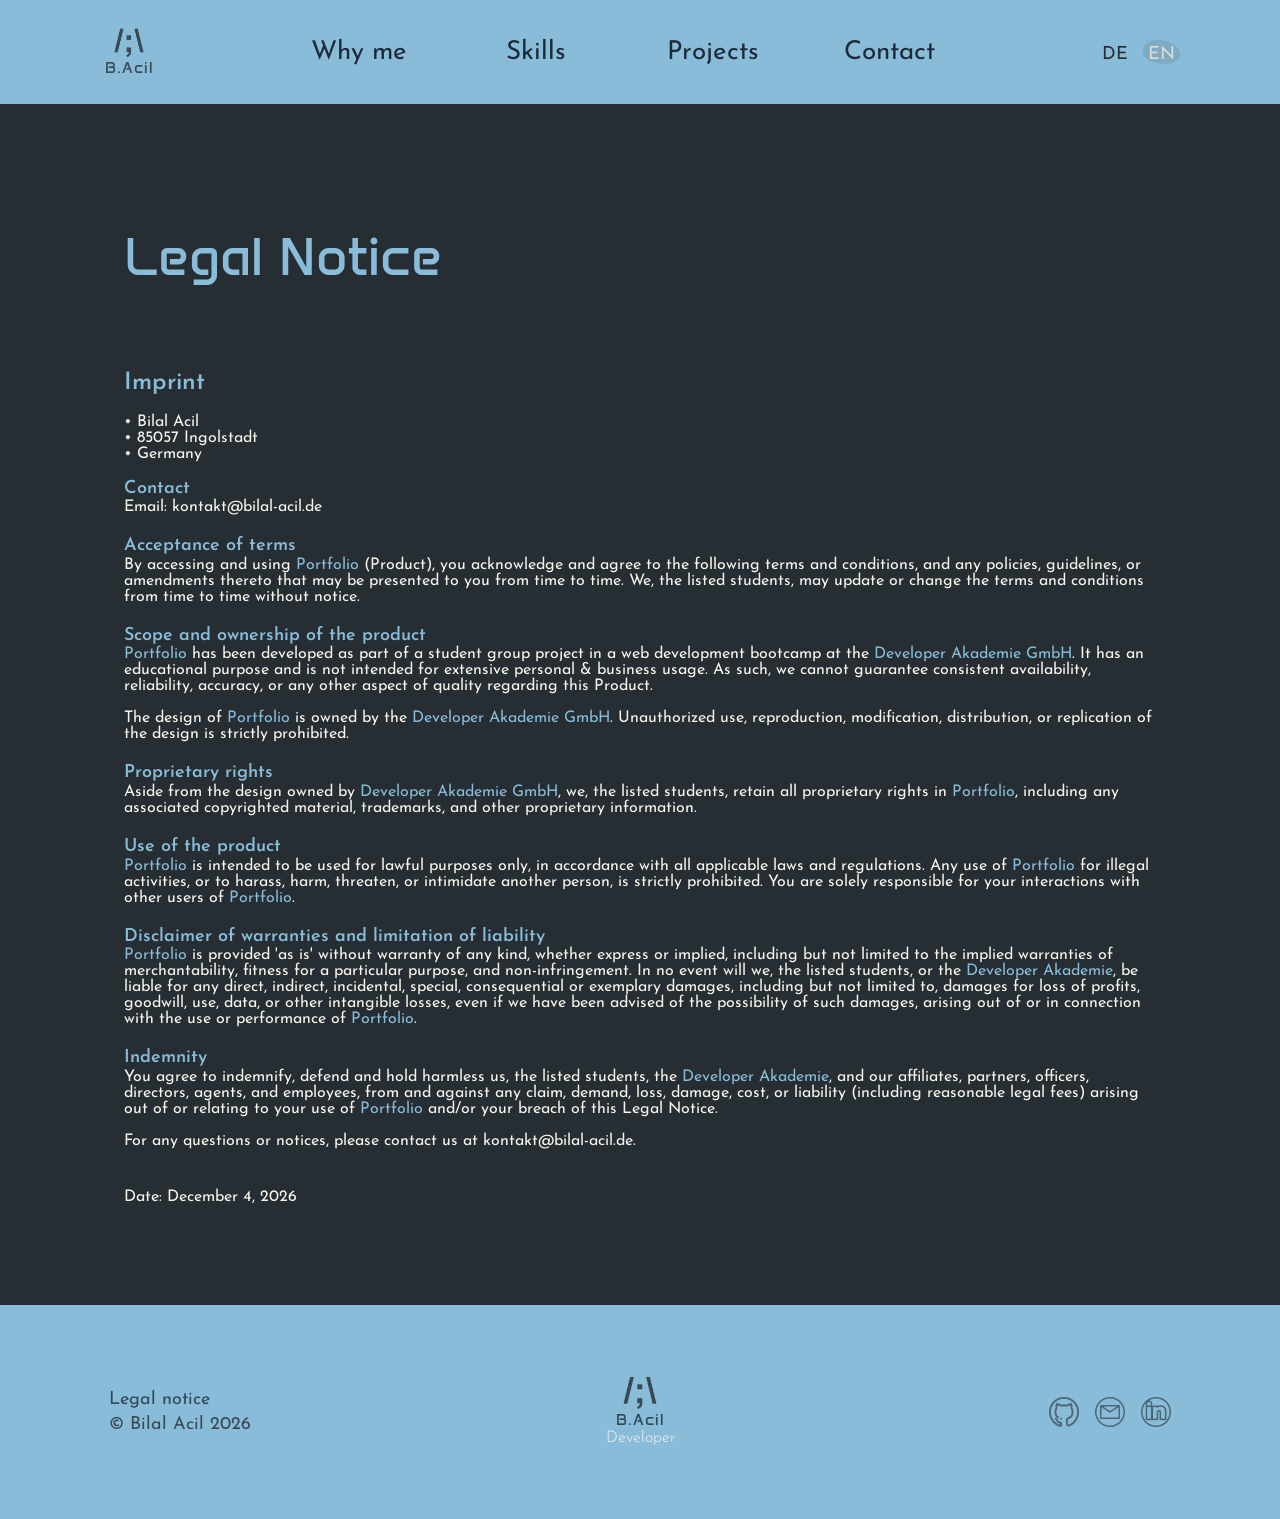
<file: legal_notice/index.html>
<!DOCTYPE html>
<html lang="en" data-lang="en" translate="no">

<head>
  <meta charset="UTF-8">
  <meta name="viewport" content="width=device-width, initial-scale=1.0">
  <title data-de="Impressum – Bilal Acil" data-en="Legal Notice – Bilal Acil">Legal Notice – Bilal Acil</title>
  <link rel="icon" type="image/png" href="../assets/images/Bilal_Acil_Titel.png">
  <link rel="stylesheet" href="../css/base.css">
  <link rel="stylesheet" href="../css/navbar.css">
  <link rel="stylesheet" href="../css/contact.css">
  <link rel="stylesheet" href="../css/footer.css">
  <link rel="stylesheet" href="../css/legal.css">
  <link rel="stylesheet" href="../css/privacy.css">
  <link rel="stylesheet" href="../css/doc-page.css">
  <link rel="stylesheet" href="../css/responsive-1000.css">
  <link rel="stylesheet" href="../css/responsive-700.css">
  <link rel="stylesheet" href="../css/responsive-500.css">
  <link
    href="https://fonts.googleapis.com/css2?family=Orbitron:wght@400;600;700;900&family=Rajdhani:wght@300;400;500;600;700&display=swap"
    rel="stylesheet">
  <link rel="stylesheet" href="https://cdnjs.cloudflare.com/ajax/libs/font-awesome/6.5.0/css/all.min.css">
</head>

<body>
  <nav class="navbar">
    <div class="nav-container">
      <a class="nav-logo" id="nav-logo" href="/">
        <span class="nav-logo-icon"><img src="../assets/images/Bilal_Logo_3.png" alt=""></span>
        <span class="nav-logo-text">B.Acil</span>
      </a>
      <ul class="nav-links">
        <li><a href="/#why-me" data-de="Über mich" data-en="Why me"></a></li>
        <li><a href="/#skills" data-de="Skills" data-en="Skills"></a></li>
        <li><a href="/#projects" data-de="Projekte" data-en="Projects"></a></li>
        <li><a href="/#contact" data-de="Kontakt" data-en="Contact"></a></li>
      </ul>
      <div class="lang-switcher">
        <button class="lang-btn" id="lang-de"><div>DE</div></button>
        <button class="lang-btn active" id="lang-en"><div>EN</div></button>
      </div>
      <button class="burger-btn" id="burger-btn" aria-label="Menu" aria-expanded="false">
        <span></span>
        <span></span>
        <span></span>
      </button>
    </div>
  </nav>

  <div class="mobile-menu" id="mobile-menu">
    <div class="ellipse-div">
      <ul class="mobile-nav-links">
        <li><a href="/#why-me" data-de="Über mich" data-en="Why me"></a></li>
        <li><a href="/#skills" data-de="Skills" data-en="Skills"></a></li>
        <li><a href="/#projects" data-de="Projekte" data-en="Projects"></a></li>
        <li><a href="/#contact" data-de="Kontakt" data-en="Contact"></a></li>
      </ul>
      <div class="mobile-lang-switcher">
        <button class="lang-btn" id="mobile-lang-de"><div>DE</div></button>
        <button class="lang-btn" id="mobile-lang-en"><div>EN</div></button>
      </div>
    </div>
  </div>

  <main class="doc-main">
    <section class="legal-notice active">
      <div class="legal-notice-container">
        <a href="/" class="legal-back" aria-label="Back"><img src="../assets/icons/Back.png" alt="Back"></a>
        <h2 class="legal-heading" data-de="Impressum" data-en="Legal Notice"></h2>

        <div class="legal-section">
          <div class="poin-container">
            <h5 class="imprint" data-de="Angaben gemäß § 5 TMG" data-en="Imprint"></h5><br>
            <p>• Bilal Acil<br>• 85057 Ingolstadt<br>
            <p data-de="• Deutschland" data-en="• Germany"></p>
            </p><br>
            <h5 class="imprint-points" data-de="Kontakt" data-en="Contact"></h5>
            <p>Email: <a href="mailto:kontakt@bilal-acil.de">kontakt@bilal-acil.de</a></p>
          </div>

          <div class="poin-container">
            <h5 class="imprint-points" data-de="Nutzungsbedingungen" data-en="Acceptance of terms"></h5>
            <p data-de="Durch den Zugriff auf und die Nutzung von <span class=&quot;legal-highlight&quot;>Portfolio</span> (Produkt) erkennst du die folgenden Nutzungsbedingungen sowie alle Richtlinien, Leitlinien oder Änderungen daran an, die dir von Zeit zu Zeit vorgelegt werden können. Wir, die aufgeführten Studierenden, können die Nutzungsbedingungen jederzeit ohne vorherige Ankündigung aktualisieren oder ändern."
              data-en="By accessing and using <span class=&quot;legal-highlight&quot;>Portfolio</span> (Product), you acknowledge and agree to the following terms and conditions, and any policies, guidelines, or amendments thereto that may be presented to you from time to time. We, the listed students, may update or change the terms and conditions from time to time without notice.">
            </p>
          </div>

          <div class="poin-container">
            <h5 class="imprint-points" data-de="Umfang und Eigentum am Produkt" data-en="Scope and ownership of the product"></h5>
            <p data-de="<span class=&quot;legal-highlight&quot;>Portfolio</span> wurde im Rahmen eines Studentengruppenprojekts in einem Webentwicklungs-Bootcamp bei der <span class=&quot;legal-highlight&quot;>Developer Akademie GmbH</span> entwickelt. Es hat einen Bildungszweck und ist nicht für den umfangreichen persönlichen oder geschäftlichen Einsatz vorgesehen. Daher können wir keine konsistente Verfügbarkeit, Zuverlässigkeit, Genauigkeit oder andere Qualitätsaspekte dieses Produkts garantieren."
              data-en="<span class=&quot;legal-highlight&quot;>Portfolio</span> has been developed as part of a student group project in a web development bootcamp at the <span class=&quot;legal-highlight&quot;>Developer Akademie GmbH</span>. It has an educational purpose and is not intended for extensive personal &amp; business usage. As such, we cannot guarantee consistent availability, reliability, accuracy, or any other aspect of quality regarding this Product.">
            </p><br>
            <p data-de="Das Design von <span class=&quot;legal-highlight&quot;>Portfolio</span> ist Eigentum der <span class=&quot;legal-highlight&quot;>Developer Akademie GmbH</span>. Unbefugte Nutzung, Vervielfältigung, Änderung, Verbreitung oder Nachahmung des Designs ist ausdrücklich untersagt."
              data-en="The design of <span class=&quot;legal-highlight&quot;>Portfolio</span> is owned by the <span class=&quot;legal-highlight&quot;>Developer Akademie GmbH</span>. Unauthorized use, reproduction, modification, distribution, or replication of the design is strictly prohibited.">
            </p>
          </div>

          <div class="poin-container">
            <h5 class="imprint-points" data-de="Eigentumsrechte" data-en="Proprietary rights"></h5>
            <p data-de="Abgesehen von dem Design, das der <span class=&quot;legal-highlight&quot;>Developer Akademie GmbH</span> gehört, behalten wir, die aufgeführten Studierenden, alle Eigentumsrechte an <span class=&quot;legal-highlight&quot;>Portfolio</span>, einschließlich aller damit verbundenen urheberrechtlich geschützten Materialien, Marken und sonstiger eigentumsrechtlicher Informationen."
              data-en="Aside from the design owned by <span class=&quot;legal-highlight&quot;>Developer Akademie GmbH</span>, we, the listed students, retain all proprietary rights in <span class=&quot;legal-highlight&quot;>Portfolio</span>, including any associated copyrighted material, trademarks, and other proprietary information.">
            </p>
          </div>

          <div class="poin-container">
            <h5 class="imprint-points" data-de="Nutzung des Produkts" data-en="Use of the product"></h5>
            <p data-de="<span class=&quot;legal-highlight&quot;>Portfolio</span> ist ausschließlich für rechtmäßige Zwecke bestimmt, in Übereinstimmung mit allen geltenden Gesetzen und Vorschriften. Jede Nutzung von <span class=&quot;legal-highlight&quot;>Portfolio</span> für illegale Aktivitäten oder zur Belästigung, Schädigung, Bedrohung oder Einschüchterung einer anderen Person ist ausdrücklich verboten. Du bist allein verantwortlich für deine Interaktionen mit anderen Nutzern von <span class=&quot;legal-highlight&quot;>Portfolio</span>."
              data-en="<span class=&quot;legal-highlight&quot;>Portfolio</span> is intended to be used for lawful purposes only, in accordance with all applicable laws and regulations. Any use of <span class=&quot;legal-highlight&quot;>Portfolio</span> for illegal activities, or to harass, harm, threaten, or intimidate another person, is strictly prohibited. You are solely responsible for your interactions with other users of <span class=&quot;legal-highlight&quot;>Portfolio</span>.">
            </p>
          </div>

          <div class="poin-container">
            <h5 class="imprint-points" data-de="Haftungsausschluss und Haftungsbeschränkung" data-en="Disclaimer of warranties and limitation of liability"></h5>
            <p data-de="<span class=&quot;legal-highlight&quot;>Portfolio</span> wird ohne jegliche ausdrückliche oder stillschweigende Garantie bereitgestellt, einschließlich, aber nicht beschränkt auf stillschweigende Garantien der Marktgängigkeit, Eignung für einen bestimmten Zweck und Nichtverletzung. In keinem Fall haften wir, die aufgeführten Studierenden, oder die <span class=&quot;legal-highlight&quot;>Developer Akademie</span> für direkte, indirekte, zufällige, besondere oder Folgeschäden, einschließlich Gewinnverlust, Datenverlust oder andere immaterielle Verluste, selbst wenn auf die Möglichkeit solcher Schäden hingewiesen wurde."
              data-en="<span class=&quot;legal-highlight&quot;>Portfolio</span> is provided 'as is' without warranty of any kind, whether express or implied, including but not limited to the implied warranties of merchantability, fitness for a particular purpose, and non-infringement. In no event will we, the listed students, or the <span class=&quot;legal-highlight&quot;>Developer Akademie</span>, be liable for any direct, indirect, incidental, special, consequential or exemplary damages, including but not limited to, damages for loss of profits, goodwill, use, data, or other intangible losses, even if we have been advised of the possibility of such damages, arising out of or in connection with the use or performance of <span class=&quot;legal-highlight&quot;>Portfolio</span>.">
            </p>
          </div>

          <div class="poin-container">
            <h5 class="imprint-points" data-de="Freistellung" data-en="Indemnity"></h5>
            <p data-de="Du stimmst zu, uns, die aufgeführten Studierenden, die <span class=&quot;legal-highlight&quot;>Developer Akademie</span> sowie unsere verbundenen Unternehmen, Partner und Mitarbeiter zu entschädigen und schadlos zu halten gegen jegliche Ansprüche, Forderungen, Verluste, Schäden oder Kosten (einschließlich Anwaltsgebühren), die sich aus deiner Nutzung von <span class=&quot;legal-highlight&quot;>Portfolio</span> und/oder deinem Verstoß gegen diesen Legal Notice ergeben."
              data-en="You agree to indemnify, defend and hold harmless us, the listed students, the <span class=&quot;legal-highlight&quot;>Developer Akademie</span>, and our affiliates, partners, officers, directors, agents, and employees, from and against any claim, demand, loss, damage, cost, or liability (including reasonable legal fees) arising out of or relating to your use of <span class=&quot;legal-highlight&quot;>Portfolio</span> and/or your breach of this Legal Notice.">
            </p><br>
            <p data-de="Für Fragen oder Hinweise kontaktiere uns bitte unter <a href=&quot;mailto:kontakt@bilal-acil.de&quot;>kontakt@bilal-acil.de</a>."
              data-en="For any questions or notices, please contact us at <a href=&quot;mailto:kontakt@bilal-acil.de&quot;>kontakt@bilal-acil.de</a>.">
            </p>
            <p class="legal-date">
              <span style="color: var(--white);" data-de="Datum: " data-en="Date: "></span><span style="color: var(--white);" id="legal-date"></span>
            </p>
          </div>
        </div>
      </div>
    </section>
  </main>

  <div class="arrow-up-mobile-container">
    <div class="arrow-up" onclick="window.scrollTo({ top: 0, behavior: 'smooth' })">
      <img src="../assets/icons/Arrow Up.png" alt="Arrow Up">
    </div>
  </div>

  <footer>
    <div class="footer-container">
      <div class="footer-left">
        <a href="/legal_notice/" class="footer-legal" data-de="Impressum" data-en="Legal notice"></a>
        <span class="footer-copy">© Bilal Acil 2026</span>
      </div>
      <div class="footer-center">
        <img src="../assets/images/Bilal_Logo_3.png" alt="B.Acil Logo" class="footer-logo">
        <span class="footer-name">B.Acil</span>
        <span class="footer-role" data-de="Developer" data-en="Developer"></span>
      </div>
      <div class="footer-right">
        <a href="https://github.com/BilalAcil" target="_blank" class="footer-icon" aria-label="GitHub">
          <div class="footer-github">
            <picture>
              <source media="(max-width: 500px)" srcset="../assets/icons/Github-mobile.png">
              <img src="../assets/icons/footer-github.png" data-hover="../assets/icons/footer-github-hover.png" alt="GitHub">
            </picture>
          </div>
        </a>
        <a href="mailto:kontakt@bilal-acil.de" class="footer-icon" aria-label="Email">
          <div class="footer-mail">
            <picture>
              <source media="(max-width: 500px)" srcset="../assets/icons/Email-mobile.png">
              <img src="../assets/icons/footer-Mail.png" data-hover="../assets/icons/Email button-hover.png" alt="Email">
            </picture>
          </div>
        </a>
        <a href="https://www.linkedin.com/in/bilal-acil" target="_blank" class="footer-icon" aria-label="LinkedIn">
          <div class="footer-linkedin">
            <picture>
              <source media="(max-width: 500px)" srcset="../assets/icons/Linkedin-mobile.png">
              <img src="../assets/icons/footer-linkedin.png" data-hover="../assets/icons/footer-linkedin-hover.png" alt="LinkedIn">
            </picture>
          </div>
        </a>
      </div>
    </div>
  </footer>

  <script src="../js/lang.js"></script>
  <script src="../js/doc-page.js"></script>
</body>

</html>
</file>
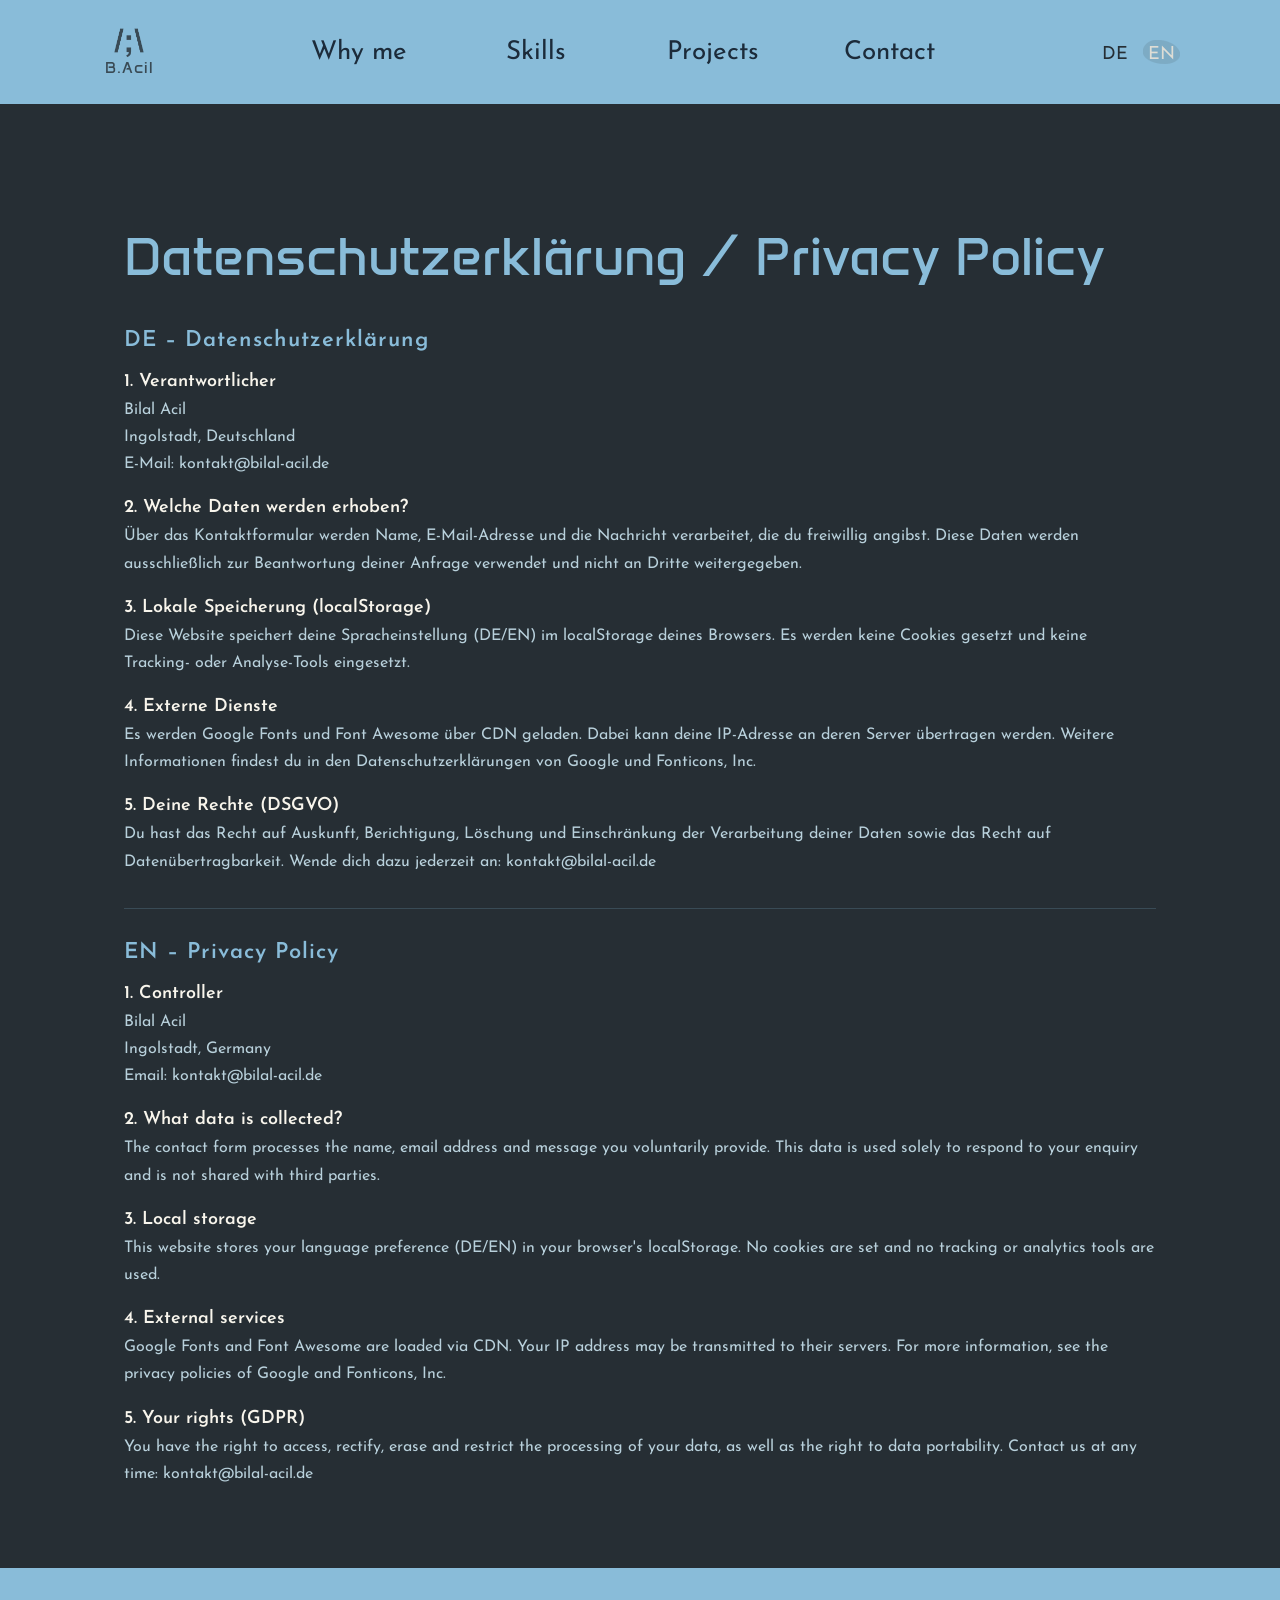
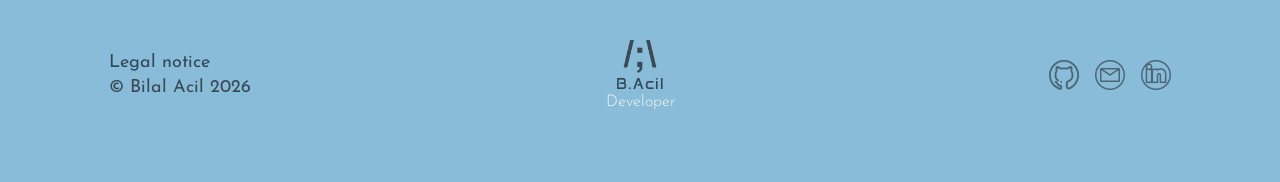
<file: privacy_policy/index.html>
<!DOCTYPE html>
<html lang="en" data-lang="en" translate="no">

<head>
  <meta charset="UTF-8">
  <meta name="viewport" content="width=device-width, initial-scale=1.0">
  <title data-de="Datenschutzerklärung – Bilal Acil" data-en="Privacy Policy – Bilal Acil">Privacy Policy – Bilal Acil</title>
  <link rel="icon" type="image/png" href="../assets/images/Bilal_Acil_Titel.png">
  <link rel="stylesheet" href="../css/base.css">
  <link rel="stylesheet" href="../css/navbar.css">
  <link rel="stylesheet" href="../css/contact.css">
  <link rel="stylesheet" href="../css/footer.css">
  <link rel="stylesheet" href="../css/legal.css">
  <link rel="stylesheet" href="../css/privacy.css">
  <link rel="stylesheet" href="../css/doc-page.css">
  <link rel="stylesheet" href="../css/responsive-1000.css">
  <link rel="stylesheet" href="../css/responsive-700.css">
  <link rel="stylesheet" href="../css/responsive-500.css">
  <link
    href="https://fonts.googleapis.com/css2?family=Orbitron:wght@400;600;700;900&family=Rajdhani:wght@300;400;500;600;700&display=swap"
    rel="stylesheet">
  <link rel="stylesheet" href="https://cdnjs.cloudflare.com/ajax/libs/font-awesome/6.5.0/css/all.min.css">
</head>

<body>
  <nav class="navbar">
    <div class="nav-container">
      <a class="nav-logo" id="nav-logo" href="/">
        <span class="nav-logo-icon"><img src="../assets/images/Bilal_Logo_3.png" alt=""></span>
        <span class="nav-logo-text">B.Acil</span>
      </a>
      <ul class="nav-links">
        <li><a href="/#why-me" data-de="Über mich" data-en="Why me"></a></li>
        <li><a href="/#skills" data-de="Skills" data-en="Skills"></a></li>
        <li><a href="/#projects" data-de="Projekte" data-en="Projects"></a></li>
        <li><a href="/#contact" data-de="Kontakt" data-en="Contact"></a></li>
      </ul>
      <div class="lang-switcher">
        <button class="lang-btn" id="lang-de"><div>DE</div></button>
        <button class="lang-btn active" id="lang-en"><div>EN</div></button>
      </div>
      <button class="burger-btn" id="burger-btn" aria-label="Menu" aria-expanded="false">
        <span></span>
        <span></span>
        <span></span>
      </button>
    </div>
  </nav>

  <div class="mobile-menu" id="mobile-menu">
    <div class="ellipse-div">
      <ul class="mobile-nav-links">
        <li><a href="/#why-me" data-de="Über mich" data-en="Why me"></a></li>
        <li><a href="/#skills" data-de="Skills" data-en="Skills"></a></li>
        <li><a href="/#projects" data-de="Projekte" data-en="Projects"></a></li>
        <li><a href="/#contact" data-de="Kontakt" data-en="Contact"></a></li>
      </ul>
      <div class="mobile-lang-switcher">
        <button class="lang-btn" id="mobile-lang-de"><div>DE</div></button>
        <button class="lang-btn" id="mobile-lang-en"><div>EN</div></button>
      </div>
    </div>
  </div>

  <main class="doc-main">
    <section class="privacy-policy active">
      <div class="privacy-policy-container">
        <a href="/" class="privacy-back" aria-label="Back"><img src="../assets/icons/Back.png" alt="Back"></a>
        <h2 class="privacy-heading">Datenschutzerklärung / Privacy Policy</h2>

        <div class="privacy-section">
          <h3>DE – Datenschutzerklärung</h3>

          <h4>1. Verantwortlicher</h4>
          <p>Bilal Acil<br>Ingolstadt, Deutschland<br>E-Mail: kontakt@bilal-acil.de</p>

          <h4>2. Welche Daten werden erhoben?</h4>
          <p>Über das Kontaktformular werden Name, E-Mail-Adresse und die Nachricht verarbeitet, die du freiwillig angibst. Diese Daten werden ausschließlich zur Beantwortung deiner Anfrage verwendet und nicht an Dritte weitergegeben.</p>

          <h4>3. Lokale Speicherung (localStorage)</h4>
          <p>Diese Website speichert deine Spracheinstellung (DE/EN) im localStorage deines Browsers. Es werden keine Cookies gesetzt und keine Tracking- oder Analyse-Tools eingesetzt.</p>

          <h4>4. Externe Dienste</h4>
          <p>Es werden Google Fonts und Font Awesome über CDN geladen. Dabei kann deine IP-Adresse an deren Server übertragen werden. Weitere Informationen findest du in den Datenschutzerklärungen von Google und Fonticons, Inc.</p>

          <h4>5. Deine Rechte (DSGVO)</h4>
          <p>Du hast das Recht auf Auskunft, Berichtigung, Löschung und Einschränkung der Verarbeitung deiner Daten sowie das Recht auf Datenübertragbarkeit. Wende dich dazu jederzeit an: kontakt@bilal-acil.de</p>
        </div>

        <hr class="privacy-divider">

        <div class="privacy-section">
          <h3>EN – Privacy Policy</h3>

          <h4>1. Controller</h4>
          <p>Bilal Acil<br>Ingolstadt, Germany<br>Email: kontakt@bilal-acil.de</p>

          <h4>2. What data is collected?</h4>
          <p>The contact form processes the name, email address and message you voluntarily provide. This data is used solely to respond to your enquiry and is not shared with third parties.</p>

          <h4>3. Local storage</h4>
          <p>This website stores your language preference (DE/EN) in your browser's localStorage. No cookies are set and no tracking or analytics tools are used.</p>

          <h4>4. External services</h4>
          <p>Google Fonts and Font Awesome are loaded via CDN. Your IP address may be transmitted to their servers. For more information, see the privacy policies of Google and Fonticons, Inc.</p>

          <h4>5. Your rights (GDPR)</h4>
          <p>You have the right to access, rectify, erase and restrict the processing of your data, as well as the right to data portability. Contact us at any time: kontakt@bilal-acil.de</p>
        </div>
      </div>
    </section>
  </main>

  <div class="arrow-up-mobile-container">
    <div class="arrow-up" onclick="window.scrollTo({ top: 0, behavior: 'smooth' })">
      <img src="../assets/icons/Arrow Up.png" alt="Arrow Up">
    </div>
  </div>

  <footer>
    <div class="footer-container">
      <div class="footer-left">
        <a href="/legal_notice/" class="footer-legal" data-de="Impressum" data-en="Legal notice"></a>
        <span class="footer-copy">© Bilal Acil 2026</span>
      </div>
      <div class="footer-center">
        <img src="../assets/images/Bilal_Logo_3.png" alt="B.Acil Logo" class="footer-logo">
        <span class="footer-name">B.Acil</span>
        <span class="footer-role" data-de="Developer" data-en="Developer"></span>
      </div>
      <div class="footer-right">
        <a href="https://github.com/BilalAcil" target="_blank" class="footer-icon" aria-label="GitHub">
          <div class="footer-github">
            <picture>
              <source media="(max-width: 500px)" srcset="../assets/icons/Github-mobile.png">
              <img src="../assets/icons/footer-github.png" data-hover="../assets/icons/footer-github-hover.png" alt="GitHub">
            </picture>
          </div>
        </a>
        <a href="mailto:kontakt@bilal-acil.de" class="footer-icon" aria-label="Email">
          <div class="footer-mail">
            <picture>
              <source media="(max-width: 500px)" srcset="../assets/icons/Email-mobile.png">
              <img src="../assets/icons/footer-Mail.png" data-hover="../assets/icons/Email button-hover.png" alt="Email">
            </picture>
          </div>
        </a>
        <a href="https://www.linkedin.com/in/bilal-acil" target="_blank" class="footer-icon" aria-label="LinkedIn">
          <div class="footer-linkedin">
            <picture>
              <source media="(max-width: 500px)" srcset="../assets/icons/Linkedin-mobile.png">
              <img src="../assets/icons/footer-linkedin.png" data-hover="../assets/icons/footer-linkedin-hover.png" alt="LinkedIn">
            </picture>
          </div>
        </a>
      </div>
    </div>
  </footer>

  <script src="../js/lang.js"></script>
  <script src="../js/doc-page.js"></script>
</body>

</html>
</file>
<file: css/base.css>
﻿@font-face {
  font-family: 'Anta';
  src: url('../assets/fonts/Anta-Regular.ttf') format('truetype');
  font-weight: normal;
  font-style: normal;
}

@font-face {
  font-family: 'JosefinSans';
  src: url('../assets/fonts/JosefinSans-Light.ttf') format('truetype');
  font-weight: 300;
  font-style: normal;
}

@font-face {
  font-family: 'JosefinSans';
  src: url('../assets/fonts/JosefinSans-Regular.ttf') format('truetype');
  font-weight: normal;
  font-style: normal;
}

@font-face {
  font-family: 'JosefinSans';
  src: url('../assets/fonts/JosefinSans-SemiBold.ttf') format('truetype');
  font-weight: 600;
  font-style: normal;
}

/* ===== RESET & VARIABLES ===== */
*,
*::before,
*::after {
  margin: 0;
  padding: 0;
  box-sizing: border-box;
}

:root {
  --bg: #262e34;
  --blue: #89bcd9;
  --blue-light: #a8d4e2;
  --white: #F8F5EC;
  --muted: #b8d0db;
  --nav-text: #1c2b3a;
}

html {
  scroll-behavior: auto;
  scrollbar-width: none;
  overflow-x: clip;
}

html::-webkit-scrollbar {
  display: none;
}

body {
  display: flex;
  justify-content: center;
  flex-direction: column;
  width: 100%;
  max-width: 100vw;
  font-family: 'Rajdhani', sans-serif;
  background-color: var(--bg);
  color: var(--white);
}

#p-hero, #p-navbar, #p-why-me, #p-skills, #p-projects,
#p-references, #p-contact, #p-footer {
  display: contents;
}
</file>
<file: css/navbar.css>
﻿/* ===== NAVBAR ===== */
.navbar {
  position: sticky;
  top: 0;
  width: 100%;
  height: 104px;
  background-color: var(--blue);
  display: flex;
  align-items: center;
  justify-content: center;
  padding: 0 100px;
  z-index: 100;
}

.nav-container {
  width: 100%;
  height: 100%;
  gap: 40px;
  max-width: 1440px;
  display: flex;
  align-items: center;
  justify-content: space-between;

}

/* Nav logo */
.nav-logo {
  display: flex;
  flex-direction: column;
  align-items: center;
  justify-content: center;
  width: 58px;
  height: 72px;
}

.nav-logo-icon img {
  display: flex;
  width: 32px;
  height: auto;
  cursor: pointer;
  opacity: 0.8;
}

.nav-logo-text {
  font-family: 'Anta', sans-serif;
  font-size: 16px;
  font-weight: 400;
  color: var(--bg);
  letter-spacing: 1px;
  cursor: pointer;
  opacity: 0.8;
}

/* Nav links */
.nav-links {
  display: flex;
  list-style: none;
  gap: 56px;
}

.nav-links a {
  font-family: 'JosefinSans', sans-serif;
  font-size: 26px;
  font-weight: 500;
  color: var(--nav-text);
  text-decoration: none;
}

.nav-links li {
  width: 121px;
  display: flex;
  align-items: center;
  justify-content: center;
  cursor: pointer;
}

.nav-links a:hover,
.nav-links a.active {
  color: var(--white);
}

/* Language switcher */
.lang-switcher {
  display: flex;
  align-items: center;
  gap: 4px;
}

.lang-btn {
  background: none;
  border: none;
  font-family: 'JosefinSans', sans-serif;
  font-size: 18px;
  font-weight: 400;
  line-height: 1;
  color: var(--bg);
  cursor: pointer;
  padding: 4px 6px;
}

.lang-btn div {
  position: relative;
  width: 36.8px;
  height: 24px;
  display: flex;
  align-items: flex-end;
  justify-content: center;
}

.lang-btn div::before {
  content: '';
  position: absolute;
  inset: 0;
  background-image: url('../assets/icons/Ellipse 24.png');
  background-size: cover;
  background-repeat: no-repeat;
  background-position: center;
  opacity: 0;
}

.lang-btn:not(.active):hover {
  color: var(--white);
  cursor: pointer;
}

.lang-switcher:has(.lang-btn:not(.active):hover) .lang-btn.active div {
  background-image: none;
}

.lang-switcher:has(.lang-btn:not(.active):hover) .lang-btn.active {
  color: var(--bg);
}

.lang-btn.active:hover {
  cursor: default;
  color: var(--white);
}

.lang-btn.active {
  color: var(--white);
  padding: 0;
  transition: color 0.4s ease;
}

.lang-btn.active div {
  width: 36.8px;
  height: 24px;
}

.lang-btn.active div::before {
  opacity: 1;
}

.lang-switcher:has(.lang-btn:not(.active):hover) .lang-btn.active div::before {
  opacity: 0;
}

/* ===== Burger Button ===== */
.burger-btn {
  display: none;
  flex-direction: column;
  gap: 5px;
  background: none;
  border: none;
  cursor: pointer;
  padding: 6px;
}

.burger-btn span {
  display: block;
  width: 24px;
  height: 2px;
  background: var(--white);
  border-radius: 2px;
  transition: transform 0.3s ease, opacity 0.3s ease;
}

.burger-btn.open span:nth-child(1) {
  transform: translateY(7px) rotate(45deg);
}

.burger-btn.open span:nth-child(2) {
  opacity: 0;
}

.burger-btn.open span:nth-child(3) {
  transform: translateY(-7px) rotate(-45deg);
}

/* ===== Mobile Menu ===== */
.mobile-menu {
  margin-top: 67px;
  position: fixed;
  inset: 0;
  width: 100%;
  height: 100vh;
  z-index: 200;
  background: transparent;
  display: flex;
  flex-direction: column;
  align-items: center;
  gap: 40px;
  clip-path: circle(0% at 50% 50%);
  pointer-events: none;
}

.mobile-menu.active {
  clip-path: circle(150% at 50% 50%);
  opacity: 1;
  animation: menuOpen 1s ease forwards, menuFade 1s ease forwards;
  pointer-events: all;
}

@keyframes menuOpen {
  from {
    clip-path: circle(60% at 50% 50%);
  }

  to {
    clip-path: circle(150% at 50% 50%);
  }
}

@keyframes menuFade {
  from {
    opacity: 0;
  }

  to {
    opacity: 1;
  }
}

.mobile-menu.closing {
  animation: menuClose 1s ease forwards, menuFadeOut 1s ease forwards;
  pointer-events: none;
}

@keyframes menuClose {
  from {
    clip-path: circle(150% at 50% 50%);
  }

  to {
    clip-path: circle(60% at 50% 50%);
  }
}

@keyframes menuFadeOut {
  from {
    opacity: 1;
  }

  to {
    opacity: 0;
  }
}

.ellipse-div {
  width: 560px;
  height: 666px;
  background: url('../assets/icons/Ellipse 35.png') center / contain no-repeat;
  display: flex;
  flex-direction: column;
  align-items: center;
  justify-content: center;
  gap: 32px;
}

.mobile-nav-links {
  list-style: none;
  padding: 0;
  margin: 0;
  display: flex;
  flex-direction: column;
  align-items: center;
  gap: 32px;
}

.mobile-nav-links a {
  font-family: 'JosefinSans', sans-serif;
  font-size: 28px;
  font-weight: 500;
  color: var(--bg);
  text-decoration: none;
  transition: color 0.2s;
}

.mobile-lang-switcher {
  display: flex;
  align-items: center;
  gap: 4px;
}
</file>
<file: css/contact.css>
﻿/* ===== CONTACT ===== */
.contact {
  display: flex;
  justify-content: center;
  width: 100%;
  padding: 110px 109px;
}

.contact-container {
  max-width: 1440px;
  width: 900px;
  height: 660px;
  display: flex;
  flex-direction: column;
  gap: 48px;
}

.contact-header {
  display: flex;
  justify-content: space-between;
}

.opacity-0 {
  opacity: 0;
}

.contact h3 {
  font-size: 54px;
  font-weight: 400;
  color: var(--blue);
  text-align: center;
}

.contact-top {
  display: flex;
  gap: 36px;
  align-items: flex-start;
}

.contact-intro-wrapper {
  width: 50%;
}

.contact-intro {
  font-family: 'JosefinSans', sans-serif;
  font-size: 18px;
  color: var(--white);
  line-height: 120%;
  cursor: default;
}

.contact-work-together {
  display: none;
}

.contact-info {
  display: flex;
  flex-direction: column;
  gap: 20px;
}

.contact-info a {
  text-decoration: none;
  color: inherit;
}

.contact-info-item {
  display: flex;
  align-items: center;
  gap: 16px;
  font-family: 'JosefinSans', sans-serif;
  font-size: clamp(16px, 1.1vw, 17px);
  color: var(--white);
}

.contact-info-icon {
  width: 28px;
  height: 28px;
  background-color: var(--white);
  mask-size: contain;
  -webkit-mask-size: contain;
  mask-repeat: no-repeat;
  -webkit-mask-repeat: no-repeat;
  mask-position: center;
  -webkit-mask-position: center;
  flex-shrink: 0;
}

.contact-mail-icon {
  background-image: url('../assets/icons/mail.png');
  background-size: contain;
  background-repeat: no-repeat;
  background-position: center;
  width: 22px;
  height: 20px;
  border-radius: 2px;
  display: flex;
  align-items: center;
  justify-content: center;
  padding-bottom: 5px;
  cursor: pointer;
}

.contact-mail-icon img {
  width: 15px;
  position: absolute;
}

.mail-default {
  opacity: 1;
}

.mail-hover {
  opacity: 0;
}

.contact-info-item:hover .mail-default {
  opacity: 0;
}

.contact-info-item:hover .mail-hover {
  width: 18px;
  opacity: 1;
}

.contact-info-item:hover .contact-mail-icon {
  background-image: none;
  background-color: var(--blue);
}

.contact-info-item:hover span {
  color: var(--blue);
}

.contact-phone-icon {
  mask-image: url('../assets/icons/icon _phone.png');
  -webkit-mask-image: url('../assets/icons/icon _phone.png');
}

.contact-info-item:hover .contact-phone-icon {
  mask-image: url('../assets/icons/icon _phone_2.png');
  -webkit-mask-image: url('../assets/icons/icon _phone_2.png');
  background-color: var(--blue);
}

/* Form */
.contact-form {
  display: flex;
  flex-direction: column;
  gap: 12px;
}

.form-row {
  display: flex;
  gap: 24px;
}

.form-group {
  display: flex;
  flex-direction: column;
  gap: 8px;
  flex: 1;
  position: relative;
  padding-bottom: 26px;
}

.form-group label {
  font-family: 'JosefinSans', sans-serif;
  margin-left: 24px;
  font-size: 16px;
  color: var(--blue);
  letter-spacing: 0.5px;
  cursor: pointer;
}

.form-group input,
.form-group textarea {
  background: transparent;
  caret-shape: block;
  border: 1.5px solid var(--blue);
  border-radius: 30px;
  padding: 14px 22px;
  font-family: 'JosefinSans', sans-serif;
  font-size: 15px;
  color: var(--white);
  outline: none;
  transition: border-color 0.3s ease;
  resize: none;
  cursor: pointer;
}

.form-group textarea {
  border-radius: 20px;
}

.form-group input:focus,
.form-group textarea:focus {
  background-color: #89bcd93f;
}

.form-footer {
  height: 60px;
  display: flex;
  align-items: center;
  justify-content: space-between;
  gap: 16px;
  z-index: 9999;
}

.form-checkbox {
  display: flex;
  align-items: center;
  gap: 12px;
  position: relative;
}

.form-checkbox .field-error {
  bottom: auto;
  top: 100%;
  left: 34px;
  margin-top: 4px;
}

.form-checkbox input[type="checkbox"] {
  appearance: none;
  -webkit-appearance: none;
  width: 22px;
  height: 22px;
  flex-shrink: 0;
  cursor: pointer;
  background-image: url("../assets/icons/Property 1=Default.png");
  background-size: contain;
  background-repeat: no-repeat;
  background-position: center;
}

.form-checkbox input[type="checkbox"]:hover {
  background-image: url("../assets/icons/Property 1=hover.png");
}

.form-checkbox input[type="checkbox"]:checked {
  background-image: url("../assets/icons/Property 1=Checked.png");
}

.form-checkbox input[type="checkbox"].input-error {
  background-image: url("../assets/icons/Property 1=error.png");
}

.form-checkbox label {
  font-family: 'JosefinSans', sans-serif;
  font-size: 16px;
  line-height: 120%;
  color: var(--white);
  cursor: default;
}

.privacy-link {
  color: var(--blue);
  cursor: pointer;
  text-decoration: underline;
}

.btn-send {
  background: transparent;
  border: 1.5px solid var(--blue);
  border-radius: 30px;
  padding: 12px 36px;
  font-family: 'JosefinSans', sans-serif;
  font-size: 16px;
  color: var(--blue);
  cursor: pointer;
  transition: background 0.3s ease, color 0.3s ease;
  white-space: nowrap;
}

.btn-send:hover:not(:disabled) {
  background: #ffffff2b;
}

.btn-disabled,
.btn-send:disabled {
  opacity: 0.35;
  cursor: not-allowed;
  pointer-events: none;
}

/* Field error */
.field-error {
  position: absolute;
  bottom: 4px;
  left: 4px;
  font-family: 'JosefinSans', sans-serif;
  font-size: 16px;
  color: #e07070;
  min-height: 16px;
}

.input-error {
  border-color: #e07070 !important;
}

/* Webkit autofill override */
input:-webkit-autofill,
textarea:-webkit-autofill {
  -webkit-box-shadow: 0 0 0 1000px #262e34 inset;
  -webkit-text-fill-color: var(--white);
  caret-color: var(--white);
}

/* Form success message */
.form-success {
  font-family: 'JosefinSans', sans-serif;
  font-size: clamp(16px, 1.4vw, 20px);
  color: var(--blue);
  text-align: center;
  padding: 48px 0;
  letter-spacing: 0.5px;
}

/* Back to top */
.arrow-up-container {
  width: 1440px;
  position: absolute;
  display: flex;
  justify-content: flex-end;
  padding: 0 150px;
}

.arrow-up {
  width: 38px;
  height: 89px;
  border: 1px solid var(--blue);
  border-radius: 30px;
  background: transparent;
  color: var(--blue);
  cursor: pointer;
  display: flex;
  align-items: center;
  justify-content: center;
  transition: background 0.3s ease, color 0.3s ease;
  z-index: 2;
}

.arrow-up-1 {
  width: 38px;
  height: 89px;
  border: 1px solid var(--blue);
  border-radius: 30px;
  background: transparent;
  color: var(--blue);
  cursor: pointer;
  display: flex;
  align-items: center;
  justify-content: center;
  transition: background 0.3s ease, color 0.3s ease;
}

.arrow-up-1 img {
  width: 20px;
  height: auto;
}

.arrow-up img {
  width: 20px;
  height: auto;
}

.arrow-up:hover {
  background: #ffffff2b;
}
</file>
<file: css/footer.css>
﻿/* ===== Footer ===== */

footer {
  width: 100%;
  height: 214px;
  background-color: var(--blue);
  display: flex;
  align-items: center;
  justify-content: center;
}

.footer-container {
  width: 100%;
  max-width: 1440px;
  padding: 0 109px;
  display: flex;
  align-items: center;
  justify-content: space-between;
}

.footer-left {
  display: flex;
  flex-direction: column;
  gap: 6px;
  flex: 1;
}

.footer-legal {
  font-family: 'JosefinSans', sans-serif;
  font-size: 18px;
  color: var(--nav-text);
  text-decoration: none;
  opacity: 0.8;
  transition: opacity 0.2s ease;
}

.footer-legal:hover {
  opacity: 1;
  color: var(--white)
}

.footer-copy {
  font-family: 'JosefinSans', sans-serif;
  font-size: 18px;
  color: var(--bg);
  opacity: 0.8;
  cursor: default;
}

.footer-center {
  flex: 1;
  display: flex;
  flex-direction: column;
  align-items: center;
}

.footer-logo {
  width: 36px;
  height: auto;
  opacity: 0.8;
}

.footer-name {
  font-family: 'Anta', sans-serif;
  font-size: 16px;
  color: var(--nav-text);
  letter-spacing: 1px;
  opacity: 0.8;
  cursor: default;
}

.footer-role {
  font-family: 'JosefinSans', sans-serif;
  font-size: 16px;
  font-weight: 300;
  color: var(--white);
  line-height: 120%;
  cursor: default;
}

.footer-right {
  flex: 1;
  display: flex;
  align-items: center;
  justify-content: flex-end;
  gap: 16px;
}

.footer-icon {
  width: 30px;
  height: 30px;
  border-radius: 50%;
  display: flex;
  align-items: center;
  justify-content: center;
}

.footer-icon img {
  width: 30px;
  height: auto;
  opacity: 0.6;
  transition: opacity 0.3s ease;
}

.footer-icon:hover img {
  opacity: 1;
}

.footer-github,
.footer-mail,
.footer-linkedin {
  width: 30px;
  height: 30px;
}
</file>
<file: css/legal.css>
﻿/* ===== LEGAL NOTICE ===== */
.legal-notice {
  display: none;
  width: 100%;
  justify-content: center;
  padding: 80px 109px;
}

.legal-notice.active {
  display: flex;
  justify-content: center;
}

.legal-notice-container {
  margin-top: 40px;
  width: 100%;
  max-width: 1032px;
  display: flex;
  flex-direction: column;
  gap: 0;
  font-family: 'JosefinSans', sans-serif;
}

.legal-back {
  background: transparent;
  border-radius: 30px;
  border: none;
  cursor: pointer;
  margin-bottom: 32px;
  transition: background 0.3s ease, color 0.3s ease;
  width: 72px;
  height: 38px;
  display: none;
  justify-content: center;
  align-items: center;
}

.legal-back:hover {
  background: #ffffff2b;
}

.legal-back img {
  width: auto;
  height: 26px;
}

.legal-heading {
  font-family: 'Anta', sans-serif;
  font-size: clamp(30px, 6vw, 54px);
  font-weight: 400;
  line-height: 120%;
  color: var(--blue);
  text-align: left;
  margin-bottom: 80px;
}

.legal-section span {
  font-family: 'JosefinSans', sans-serif;
  font-size: 16px;
  color: var(--blue);
}

.poin-container {
  margin-bottom: 20px;
}

.legal-section p,
.legal-section li {
  font-size: 16px;
  color: var(--white);
}

.legal-section ul {
  padding-left: 20px;
  display: flex;
  flex-direction: column;
  gap: 4px;
}

.legal-section a {
  color: var(--white);
  text-decoration: none;
}

.legal-highlight {
  color: var(--blue);
}

.legal-date {
  margin-top: 40px;
  font-size: 16px;
  color: var(--muted);
}

.imprint {
  font-family: 'JosefinSans', sans-serif;
  font-size: 24px;
  font-weight: 700;
  line-height: 120%;
  color: var(--blue);
}

.imprint-points {
  font-family: 'JosefinSans', sans-serif;
  font-size: 18px;
  font-weight: bold;
  line-height: 120%;
  color: var(--blue);

}

.arrow-up-mobile-container {
  display: none;
}
</file>
<file: css/privacy.css>
/* ===== PRIVACY POLICY ===== */
.privacy-policy {
  display: none;
  width: 100%;
  justify-content: center;
  padding: 80px 109px;
}

.privacy-policy.active {
  display: flex;
  justify-content: center;
}

.privacy-policy-container {
  margin-top: 40px;
  width: 100%;
  max-width: 1032px;
  display: flex;
  flex-direction: column;
  font-family: 'JosefinSans', sans-serif;
}

.privacy-back {
  background: transparent;
  border-radius: 30px;
  border: none;
  cursor: pointer;
  margin-bottom: 32px;
  transition: background 0.3s ease, color 0.3s ease;
  width: 72px;
  height: 38px;
  display: none;
  justify-content: center;
  align-items: center;
}

.privacy-back:hover {
  background: #ffffff2b;
}

.privacy-back img {
  width: auto;
  height: 26px;
}

.privacy-heading {
  font-family: 'Anta', sans-serif;
  font-size: clamp(30px, 6vw, 54px);
  font-weight: 400;
  line-height: 120%;
  color: var(--blue);
  text-align: left;
  margin-bottom: 40px;
}

.privacy-section h3 {
  font-family: 'JosefinSans', sans-serif;
  font-size: 22px;
  font-weight: 600;
  color: var(--blue);
  margin-bottom: 20px;
  letter-spacing: 1px;
}

.privacy-section h4 {
  font-size: 18px;
  font-weight: 600;
  color: var(--white);
  margin: 20px 0 6px;
}

.privacy-section p {
  font-size: 16px;
  color: var(--muted);
  line-height: 1.7;
}

.privacy-divider {
  border: none;
  border-top: 1px solid rgba(137, 188, 217, 0.2);
  margin: 32px 0;
}
</file>
<file: css/doc-page.css>
/* ===== STANDALONE DOC PAGES (Legal Notice / Privacy Policy) ===== */

/* Navbar-Logo als Link */
.navbar a.nav-logo {
  text-decoration: none;
}

/* Inhalt beginnt direkt unter der Navbar */
.doc-main {
  width: 100%;
}

/* Mobiler Hoch-Pfeil: sichtbar sobald die Navbar zum Burger wird (<=700px) */
@media (max-width: 700px) {
  .arrow-up-mobile-container {
    display: flex;
    justify-content: center;
    margin: 40px 0 80px;
  }
}
</file>
<file: css/responsive-1000.css>
﻿/* ===== MOBILE ===== */

@media (max-width: 1300px) {
  .flying-circle {
    --circle-end: -40px;
  }

  .hero-text {
    width: 500px;
  }

  .falling-icons {
    right: 108%;
  }

  .hero-name {
    width: 414px;
  }

  .hero-title {
    font-size: 34px;
  }

  .reference-card {
    width: 350px;
    height: 350px;
  }

  .ref-quote {
    font-size: 16px;
  }

  .references {
    padding: 150px 20px 5px;
  }

  .arrow-up-container {
    padding: 0 250px;
  }
}

@media (max-width: 1200px) {
  .project-panel.active {
    gap: 50px;
  }

  .panel-screenshot {
    width: 450px;
    min-height: 270px;
  }

  .project-block h4 {
    flex: 1;
  }

  .project-duration {
    font-size: 16px;
  }

  .project-block h4 {
    font-size: 24px;
  }

  .project-block p {
    font-size: 16px;
  }

  .project-tabs {
    margin-left: 0;
  }

  .project-panel.active {
    padding: 50px 20px;
  }

}


@media (max-width: 1150px) {
  .hero-content {
    padding: 0 30px;
    max-height: 605px;
  }

  .hero-photo {
    height: 605px;
  }
}

@media (max-width: 1100px) {

  .falling-icons {
    right: 117%;
  }

  .flying-circle {
    --circle-end: -55px;
    animation-delay: 2.8s;
  }

  .background img {
    animation: bgImageExpand 1.5s ease-out forwards;
    animation-delay: 1.8s;
    transition: transform 0.5s cubic-bezier(0.25, 0.46, 0.45, 0.94), filter 0.5s ease;
  }

  @keyframes bgImageExpand {
    from {
      width: 0%;
    }

    to {
      width: 100%;
    }
  }

  .hero-content {
    max-height: 500px;
  }

  .hero-photo {
    height: 500px;
  }

  .background {
    animation-delay: 5s;
  }

  .reference-card {
    width: 320px;
    height: 320px;
  }

  .ref-name {
    font-size: 22px;
  }

  .arrow-up-container {
    padding: 0px 300px;
  }
}



@media (max-width: 1050px) {
  .hero-name span {
    animation: none;
  }

  .scroll-indicator {
    animation: none;
  }

  .flying-circle,
  .falling-icons,
  .hero-text::after {
    display: none;
  }

  .background img {
    animation: bgImageExpand 1.5s ease-out forwards;
    animation-delay: 0.2s;
    transition: transform 0.5s cubic-bezier(0.25, 0.46, 0.45, 0.94), filter 0.5s ease;
  }

  .background {
    animation-delay: 1.2s;
  }

  .project-tabs {
    gap: 0;
  }

  .teamplayer-header {
    gap: 0;
    flex-direction: column;
  }
}
</file>
<file: css/responsive-700.css>
﻿@media (max-width: 1000px) {

  /* Navbar â†’ fixed top, burger visible */
  .navbar {
    position: absolute;
    top: 0;
    z-index: 300;
    padding: 0 24px;
    height: 80px;
    background-color: transparent;
  }

  .nav-container {
    align-items: flex-start;
    margin-top: 30px;
  }

  .nav-logo {
    height: auto;
    gap: 2px;
  }

  .nav-logo-text {
    color: var(--white);
  }

  .nav-links,
  .lang-switcher {
    display: none;
  }

  .burger-btn {
    display: flex;
  }

  /* Hero */
  .hero {
    height: auto;
    min-height: 100dvh;
    align-items: flex-start;
  }

  .hero-content {
    flex-direction: column;
    align-items: center;
    padding: 96px 24px 90px;
    height: auto;
    min-height: 100dvh;
    max-height: none;
    margin-top: 0;
    gap: 28px;
  }

  .legal-back,
  .privacy-back {
    display: flex;
  }

  .legal-notice,
  .privacy-policy {
    padding: 80px 40px;
  }

  /* Foto */
  .hero-photo {
    width: 500px;
    height: 595px;
  }

  /* Text-Bereich */
  .hero-text {
    flex: 1 0 auto;
    width: 100%;
    max-width: none;
    align-items: center;
  }

  .hero-logo {
    height: auto;
    flex: 1;
    gap: 40px;
    justify-content: flex-start;
    width: 100%;
  }

  /* Scroll-Indicator zentriert im Restplatz bis zur 100dvh-Unterkante */
  .scroll-indicator-container {
    display: flex;
    flex: 1;
    align-items: center;
    justify-content: center;
  }

  /* Social-Icons: absolute â†’ static, horizontal */
  .social-icons {
    position: static;
    transform: none;
    flex-direction: row;
    top: auto;
    right: auto;
  }

  .s-icons {
    flex-direction: row;
    gap: 20px;
  }

  /* Name */
  .hero-name {
    font-size: 80px;
    gap: 2px;
    justify-content: center;
  }

  /* Titel */
  .hero-title {
    text-align: center;
    font-size: 36.3px;
  }

  .hero-text-wrapper {
    align-items: center;
  }

  .nav-logo-icon img {
    content: url('../assets/images/Bilal_Logo.png');
    width: 40px;
  }

  /* Background shape: anderes Bild, statisch, keine Effekte */
  .background img {
    content: url('../assets/icons/Ellipse 35.png');
    width: 100%;
    animation: none;
    transition: none;
  }

  .background {
    animation: none;
  }

  .hero-photo:hover .background img {
    transform: none;
    filter: none;
  }

  .photo-oval div {
    position: absolute;
    width: 100%;
    height: 100%;
    display: flex;
    justify-content: center;
    -webkit-mask-image: url('../assets/icons/Ellipse 35.png');
    mask-image: url('../assets/icons/Ellipse 35.png');
    -webkit-mask-size: contain;
    mask-size: contain;
    -webkit-mask-repeat: no-repeat;
    mask-repeat: no-repeat;
    -webkit-mask-position: center bottom;
    mask-position: center bottom;
  }

  .profile-img {
    width: 100%;
    height: 100%;
    object-fit: contain;
    object-position: center top;
  }

  .profile-img-1 {
    display: block;
    position: absolute;
    z-index: 2;
    width: auto;
    height: 100%;
    left: 50%;
    transform: translateX(-50%);
    -webkit-mask-image: linear-gradient(to bottom, black 50%, transparent 50%);
    mask-image: linear-gradient(to bottom, black 50%, transparent 90%);
  }

  .logo-container {
    display: none;
  }

  .mobile-menu {
    position: absolute;
    inset: 0;
    width: 100%;
    height: 100%;
    z-index: 10;
  }

  .why-me-container {
    height: auto;
    margin: 10px 0 60px;
    gap: 32px;
    justify-content: flex-start;
  }

  .why-me-info {
    height: auto;
    flex-direction: column;
    align-items: center;
    gap: 32px;
  }

  .talk-button-container {
    display: none;
  }

  .talk-button-mobile {
    display: flex;
    justify-content: center;
    width: 100%;
  }

  .why-me-text {
    text-align: center;
  }

  .my-skills {
    height: auto;
    margin: 50px 0 110px;
  }

  .my-skills-container {
    gap: 40px;
  }

  .my-skills-left-right {
    flex-direction: column;
    height: auto;
    gap: 40px;
  }

  .my-skills-left {
    gap: 30px;
  }

  .skills-motivation br {
    display: none;
  }

  .my-skills-right {
    flex-direction: row;
    align-items: center;
    width: 100%;
    gap: 20px;
  }

  .skills-ellipse-content {
    order: -1;
    width: 50%;
    padding: 0 40px 0 0;
    text-align: left;
  }

  .my-skills-right img {
    position: relative;
    z-index: 1;
  }

  .skills-ellipse-bg {
    left: 50%;
  }

  .skills-group {
    gap: 6px;
  }

  .projects-container {
    margin-top: 0px;
  }

  .projects-container h3 {
    margin-bottom: 40px;
  }

  .project-tabs {
    overflow-x: auto;
    flex-wrap: nowrap;
    justify-content: flex-start;
    scrollbar-width: none;
    gap: 0;
  }

  .project-tabs::-webkit-scrollbar {
    display: none;
  }

  .tab-full {
    display: none;
  }

  .tab-short {
    display: inline;
  }

  .project-tab {
    flex-shrink: 0;
    height: 68px;
  }

  .project-panel.active {
    display: flex;
    align-items: center;
    flex-direction: column;
    padding: 22px 0 38px 0;
    gap: 20px;
  }

  .project-panels {
    height: auto;
    border-radius: 0 30px 30px 30px;
  }

  .panel-left {
    width: 100%;
    order: 3;
    padding: 20px 54px 0 54px;
  }

  .panel-right {
    display: contents;
  }

  .project-duration {
    display: none;
  }

  .panel-header-mobile {
    display: flex;
    flex-direction: column;
    order: 0;
    width: 100%;
    gap: 4px;
  }

  .panel-project-name {
    font-family: 'JosefinSans', sans-serif;
    font-size: 46px;
    color: var(--white);
    margin: 0;
  }

  .panel-header-mobile h3 {
    margin: 16px 0 0 0;
    color: var(--blue);
  }

  .panel-header-mobile span {
    font-family: 'JosefinSans', sans-serif;
    font-size: 16px;
    color: var(--white);
    padding-left: 54px;
    display: none;
  }

  .panel-screenshot {
    order: 2;
    display: flex;
    justify-content: center;
  }

  .panel-buttons {
    order: 4;
    width: 100%;
  }

  .my-skills-right img {
    width: 130px;
  }

  .my-skills-right:hover .skills-ellipse-bg {
    transform: none;
    opacity: 0.07;
  }

  .my-skills-right:has(img:hover) .skills-ellipse-bg {
    transform: rotate(45deg);
    opacity: 0.15;
  }

  .location {
    gap: 25px;
    justify-content: center;
  }

  .references {
    padding: 80px 20px 45px;
  }

  .references-cards {
    overflow-x: auto;
    overflow-y: hidden;
    flex-wrap: nowrap;
    justify-content: flex-start;
    width: 100%;
    padding-bottom: 12px;
    margin-top: 40px;
    scrollbar-width: thin;
    scrollbar-color: transparent transparent;
    transition: scrollbar-color 0.5s ease;
  }

  .references-cards.scrolling,
  .references-cards:hover {
    scrollbar-color: var(--blue) transparent;
  }

  .references-cards .reference-card {
    flex-shrink: 0;
  }

  .references-cards::-webkit-scrollbar {
    height: 6px;
  }

  .references-cards::-webkit-scrollbar-button {
    display: none;
  }

  .references-cards::-webkit-scrollbar-track {
    background: transparent;
  }

  .references-cards::-webkit-scrollbar-thumb {
    background-color: transparent;
    border-radius: 10px;
    transition: background-color 0.5s ease;
  }

  .references-cards.scrolling::-webkit-scrollbar-thumb,
  .references-cards:hover::-webkit-scrollbar-thumb {
    background-color: var(--blue);
  }

  .contact {
    padding: 10px 20px 110px;
  }

  .contact-container {
    height: auto;
    gap: 40px;
  }

  .legal-heading,
  .privacy-heading {
    margin-bottom: 40px;
  }

  .legal-back,
  .privacy-back {
    display: flex;
    align-items: center;
    justify-content: center;
  }

  .footer-container {
    padding: 0px 50px;
  }

  .location {
    width: 100%;
  }

}

@media (max-width: 950px) {
  .footer-container {
    padding: 0px 20px;
  }

  .references-container {
    width: 100%;
    max-width: 1440px;
    display: flex;
    flex-direction: column;
    align-items: center;
    justify-content: space-between;
    gap: 0;
  }
}

@media (max-width: 885px) {
  .arrow-up-container {
    padding: 0px 350px;
  }

  .project-tab {
    height: 60px;
  }
}

@media (max-width: 785px) {
  .arrow-up-container {
    padding: 0px 400px;
  }

  .my-skills-left img {
    height: 80px;
  }

  .skills-ellipse-bg {
    left: 52%;
  }
}

@media (max-width: 700px) {
  .arrow-up-container {
    padding: 0px 420px;
  }

  .my-skills-left img {
    height: 70px;
  }

  .project-tab {
    padding: 0 15px;
  }
}
</file>
<file: css/responsive-500.css>
﻿@media (max-width: 650px) {

  .references-container h3,
  .references-subtitle {
    font-size: 26px;
  }

  .my-skills-right {
    gap: 0;
  }

  .skills-ellipse-bg {
    left: 60%;
  }

  .my-skills-right img {
    width: 100px;
  }

  .skills-ellipse-content {
    width: 60%;
    padding: 0 38px 0 0;
  }

  .arrow-up-container {
    display: none;
  }

  .arrow-up-1 {
    display: none;
  }

  .contact-header {
    justify-content: center;
  }

  .arrow-up-mobile-container {
    display: flex;
    justify-content: center;
    margin-bottom: 80px;
  }

  .contact-form {
    z-index: 9999;
  }

  .contact {
    padding: 0px 20px 80px;
  }

  .contact-intro {
    font-size: 16px;
  }

  .skills-motivation {
    font-size: 17px;
  }

  .skills-ellipse-bg {
    left: 59%;
  }

  .why-me-text {
    width: 100%;
    padding: 0 20px;
  }

  .navbar {
    padding: 0px 20px;
  }

  .legal-notice,
  .privacy-policy {
    padding: 80px 20px;
  }
}

@media (max-width: 630px) {
  .project-tab {
    flex: 1;
  }

  .project-panels {
    height: auto;
    border-radius: 0 0 30px 30px;
  }
}

@media (max-width: 600px) {
  .hero-photo {
    width: 400px;
    height: 476px;
  }

  .ellipse-div {
    width: 460px;
    height: 547px;
  }

  .skills-ellipse-bg {
    left: 70%;
  }

  .skills-ellipse-content {
    width: 70%;
    padding: 0 40px 0 0;
  }

  .contact-intro-wrapper {
    width: 60%;
  }

  .form-group {
    padding-bottom: 46px;
  }

  .field-error {
    height: 36px;
  }

}

@media (max-width: 550px) {
  .skills-motivation {
    font-size: 16px;
  }

  .why-me-text {
    font-size: 16px;
  }

  .my-skills-left img {
    height: 50px;
  }

  .my-skills-left {
    gap: 10px;
  }

  h3 {
    font-size: 32px;
  }

  .contact h3 {
    font-size: 32px;
  }

  .hero-photo {
    width: 300px;
    height: 357px;
  }

  .ellipse-div {
    width: 360px;
    height: 428px;
  }

  .hero-name {
    font-size: 58px;
    gap: 1px;
  }

  .hero-title {
    font-size: 26px;
  }

  .location {
    height: 36px;
  }

  .location-text span {
    font-size: 18px;
  }

  .location-text {
    height: 100%;
    display: flex;
    align-items: center;
  }

  .panel-header-mobile h3 {
    font-size: 24px;
  }

  .panel-header-mobile {
    display: flex;
    flex-direction: column;
    align-items: flex-start;
    margin-left: 80px;
    width: calc(100% - 80px);
  }

  .projects-container h3 {
    width: auto;
  }

  .panel-tech-text,
  .panel-duration-text {
    display: block;
    order: 1;
    width: calc(100% - 80px);
    margin-left: 80px;
    font-family: 'JosefinSans', sans-serif;
    font-size: 16px;
    color: var(--white);
  }

  .panel-duration-text {
    margin-top: -12px;
  }

  .panel-tech {
    display: none;
  }

  .references-container h3 {
    font-family: 'Anta', sans-serif;
    font-size: 32px;
  }

  .references-subtitle {
    display: block;
    font-family: 'JosefinSans', sans-serif;
    font-size: 18px;
    color: var(--white);
    text-align: center;
  }

  .references-container {
    align-items: flex-start;
  }

  .references-cards {
    margin-top: 40px;
  }

  .arrow-up-container {
    height: 91%;
  }

  .teamplayer-header {
    width: 100%;
    gap: 10px;
  }

  .contact-top {
    gap: 20px;
    justify-content: space-between;
  }

  .my-skills-left {
    width: min(350px, 100vw);
  }

  .planned-padding {
    padding-bottom: 20px;
  }

  .contact {
    padding: 0px 20px 80px;
  }

  .hero-content {
    padding: 96px 24px 60px;
  }
}

@media (max-width: 525px) {

  .hero-content {
    gap: 20px;
  }

  .hero-logo {
    gap: 20px;
  }

  .why-me-container {
    margin-top: 10px;
    gap: 20px;
  }

  .why-me-info {
    gap: 20px;
  }

  .my-skills {
    margin: 0;
  }

  .my-skills-container {
    gap: 20px;
    margin-bottom: 60px;
  }

  .my-skills-left-right {
    gap: 20px;
  }

  .projects-container {
    margin-top: 0px;
  }

  .project-block {

    padding-right: 0;
    padding-bottom: 0;
  }

  .references {
    padding: 60px 20px 60px;
  }

  .references-cards {
    margin-top: 30px;
  }

  .project-tab {
    padding: 0 10px;
  }

  [data-lang="en"] .teamplayer-header {
    align-items: flex-start;
  }

  .contact-container {
    gap: 20px;
  }

  .contact-top {
    gap: 20px;
    justify-content: space-between;
    align-items: flex-start;
    flex-direction: column-reverse;
  }

  .contact-intro {
    width: 100%;
    text-align: start;
  }

  .contact-info {
    display: flex;
    flex-direction: column-reverse;
    gap: 10px;
  }

  .panel-left {
    gap: 20px;
  }

  .contact-work-together {
    display: block;
    font-family: 'JosefinSans', sans-serif;
    font-size: 20px;
    color: var(--blue);
    text-align: center;
    margin: 20px 0;
  }

  .contact-intro-wrapper {
    width: 100%;
  }

  .arrow-up-container {
    height: 100%;
  }
}

@media (max-width: 500px) {
  .my-skills-right {
    flex-direction: column;
    align-items: center;
    gap: 15px;
  }

  .skills-ellipse-content {
    display: contents;
  }

  .skills-motivation {
    display: none;
  }

  .skills-motivation-p1 {
    height: 85px;
    display: flex;
    align-items: flex-end;
    order: 1;
    padding: 0 20px;
  }

  .my-skills-right img {
    order: 2;
  }

  .skills-ellipse-bg {
    inset: auto;
    width: 140px;
    height: 140px;
    top: 50%;
    left: 50%;
    transform: translate(-50%, -50%);
  }

  .my-skills-right:hover .skills-ellipse-bg,
  .my-skills-right:has(img:hover) .skills-ellipse-bg {
    transform: translate(-50%, -50%);
    opacity: 0.07;
  }

  .skills-motivation-p2 {
    display: block;
    order: 3;
    padding: 0 20px;
    height: 85px;
  }

  .my-skills-left-right {
    gap: 0;
  }

  .my-skills-left {
    margin-bottom: 20px;
    padding: 0 10px;
  }

  .panel-screenshot {
    width: min(340px, 100vw);
    min-height: 204px;
  }

  .footer-container {
    flex-direction: column;
    gap: 20px;
  }

  .footer-center {
    order: 1;
  }

  .footer-right {
    order: 2;
  }

  .footer-left {
    order: 3;
    flex-direction: row;
    gap: 40px;
  }

  .footer-legal {
    font-size: 16px;
  }

  .footer-copy {
    font-size: 16px;
  }

  .footer-name {
    color: var(--white);
  }

  .footer-role {
    color: var(--nav-text);
  }

  .hero-content {
    padding: 96px 10px 90px;
  }

  .project-tab {
    border-radius: 20px 20px 0 0;
  }
}

@media (max-width: 450px) {
  .why-me-text {
    padding: 0 10px;
  }

  .skills-motivation-p1,
  .skills-motivation-p2 {
    padding: 0 10px;
  }

  .panel-left {
    padding: 20px 60px 0 60px;
  }

  .panel-header-mobile {
    margin-left: 0;
    padding-left: 30px;
    width: 100%;
  }

  .panel-header-mobile h3 {
    margin: 0;
  }

  .panel-tech-text,
  .panel-duration-text {
    margin-left: 0;
    padding-left: 30px;
    width: 100%;
  }

  .project-block {
    padding-right: 0;
    padding-bottom: 0;
  }

  .panel-left {
    padding: 0;
    padding-left: 30px;
    padding-right: 30px;
  }

  .contact {
    padding: 0px 10px 100px;
  }

  .form-row {
    gap: 0;
    flex-direction: column;
  }

  .arrow-up-container {
    height: 122%;
  }

  .form-footer {
    gap: 30px;
    flex-direction: column;
  }

  .contact-top {
    align-items: flex-start;
  }

  .contact-intro {
    text-align: left;
  }

  .navbar {
    padding: 0px 10px;
  }

  .legal-notice,
  .privacy-policy {
    padding: 80px 10px;
  }

  .contact-form {
    gap: 0;
  }

  .form-checkbox label {
    margin-top: 0;
  }

  .project-tab {
    font-size: 22px;
  }

}

@media (max-width: 400px) {
  .ellipse-div {
    width: 350px;
    max-width: 100%;
    height: 416px;
  }

  .project-tab {
    height: 60px;
    font-size: 16px;
  }

  .project-tab {
    border-radius: 15px 15px 0 0;
  }

  .hero-content {
    padding: 60px 10px 0px;
  }

  .mobile-menu {
    margin-top: 40px;
  }

  .tab-short {
    display: flex;
    flex-direction: column;
    align-items: center;
    line-height: 110%;
  }
}

@media (max-width: 360px) {
  .ellipse-div {
    width: 300px;
    max-width: 100%;
    height: 357px;
    gap: 10px;
  }

  .mobile-nav-links {
    gap: 20px;
  }

  .mobile-nav-links a {
    font-size: 20px;
  }

  .hero-photo {
    width: 250px;
    height: 298px;
  }

  .hero-name {
    font-size: 54px;
  }

  .hero-title {
    font-size: 24px;
  }

  .panel-screenshot {
    width: min(300px, 100vw);
    min-height: 180px;
  }

  .panel-buttons {
    gap: 10px;
  }

  .references {
    padding: 60px 10px 40px;
  }

  .references-subtitle {
    font-size: 17px;
  }

  .privacy-heading {
    font-size: clamp(26px, 6vw, 54px);
  }
}

@media (max-width: 350px) {
  .contact {
    padding: 0px 10px 120px;
  }

  .project-tab {
    height: auto;
    padding: 8px 10px;
  }
}
</file>
